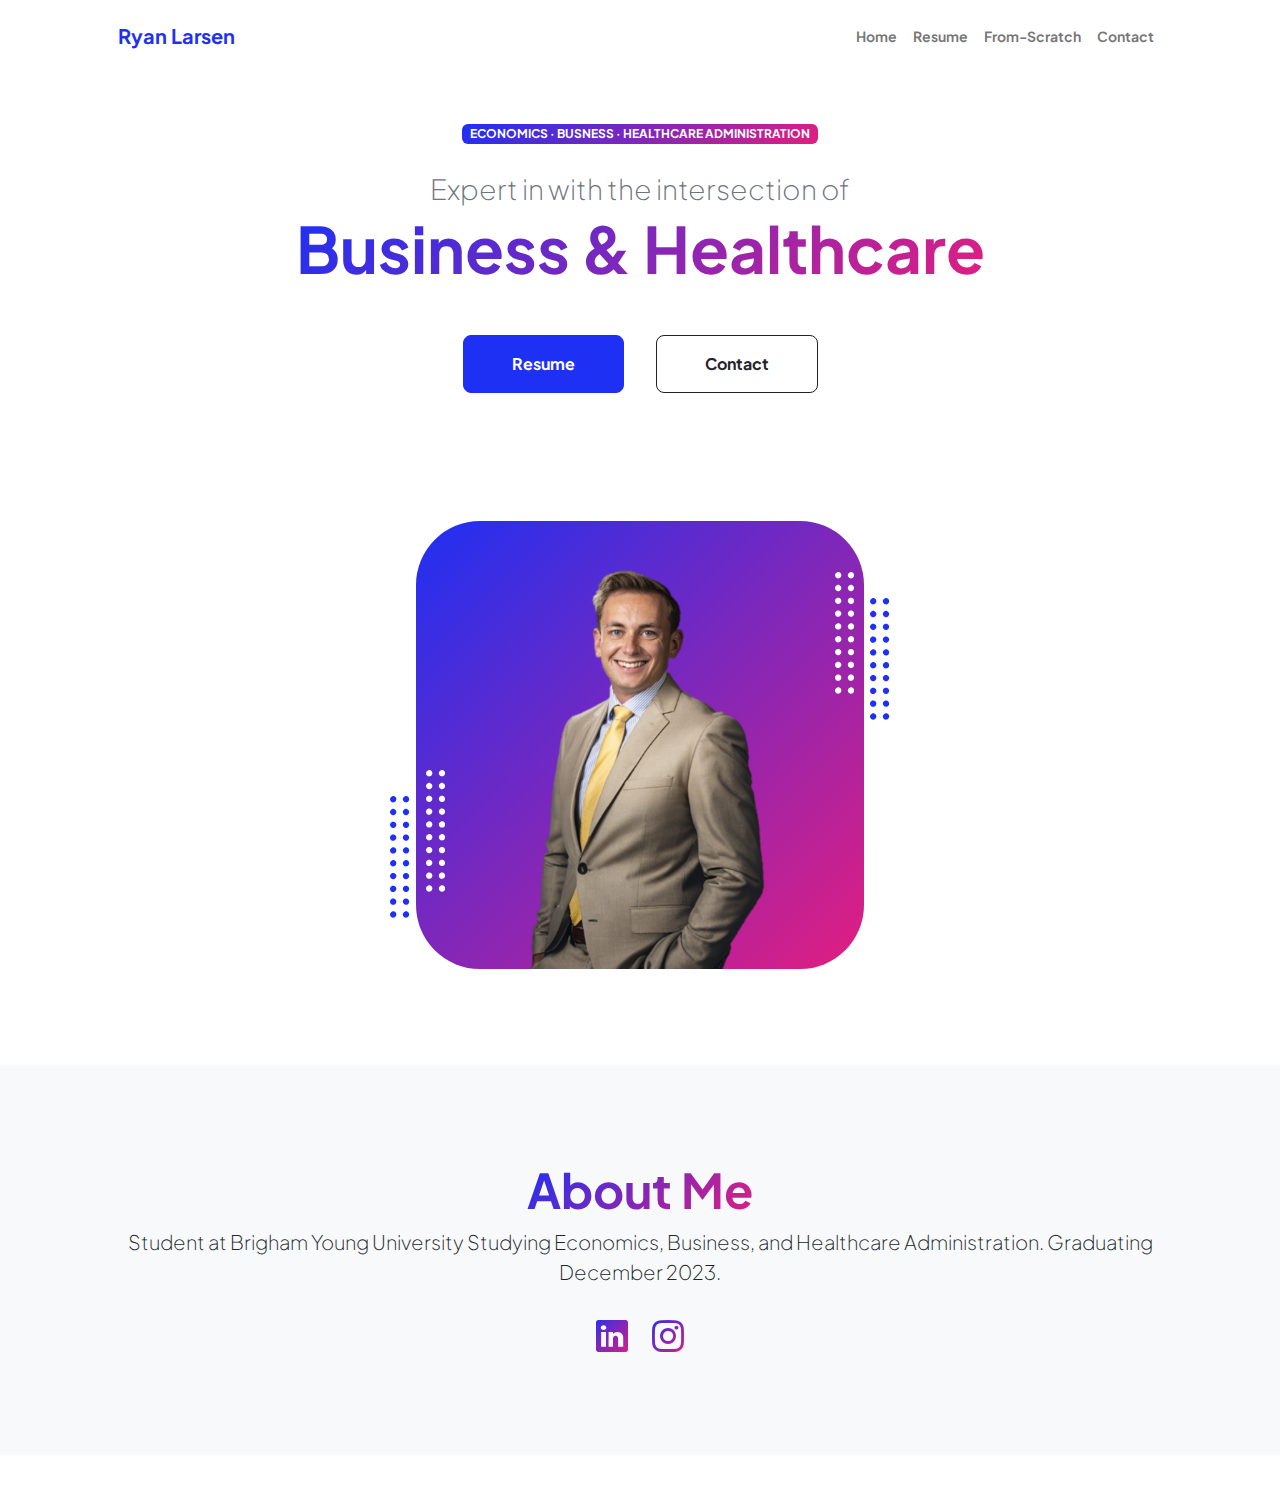
<file: index.html>
<!DOCTYPE html>
<html lang="en">
    <head>
        <meta charset="utf-8" />
        <meta name="viewport" content="width=device-width, initial-scale=1, shrink-to-fit=no" />
        <meta name="description" content="" />
        <meta name="author" content="" />
        <title>Ryan Larsen</title>
        <!-- Favicon-->
        <link rel="icon" type="image/x-icon" href="assets/favicon.ico" />
        <!-- Custom Google font-->
        <link rel="preconnect" href="https://fonts.googleapis.com" />
        <link rel="preconnect" href="https://fonts.gstatic.com" crossorigin />
        <link href="https://fonts.googleapis.com/css2?family=Plus+Jakarta+Sans:wght@100;200;300;400;500;600;700;800;900&amp;display=swap" rel="stylesheet" />
        <!-- Bootstrap icons-->
        <link href="https://cdn.jsdelivr.net/npm/bootstrap-icons@1.8.1/font/bootstrap-icons.css" rel="stylesheet" />
        <!-- Core theme CSS (includes Bootstrap)-->
        <link href="css/styles.css" rel="stylesheet" />
    </head>
    <body class="d-flex flex-column h-100">
        <main class="flex-shrink-0">
            <!-- Navigation-->
            <nav class="navbar navbar-expand-lg navbar-light bg-white py-3">
                <div class="container px-5">
                    <a class="navbar-brand" href="index.html"><span class="fw-bolder text-primary">Ryan Larsen</span></a>
                    <button class="navbar-toggler" type="button" data-bs-toggle="collapse" data-bs-target="#navbarSupportedContent" aria-controls="navbarSupportedContent" aria-expanded="false" aria-label="Toggle navigation"><span class="navbar-toggler-icon"></span></button>
                    <div class="collapse navbar-collapse" id="navbarSupportedContent">
                        <ul class="navbar-nav ms-auto mb-2 mb-lg-0 small fw-bolder">
                            <li class="nav-item"><a class="nav-link" href="index.html">Home</a></li>
                            <li class="nav-item"><a class="nav-link" href="resume.html">Resume</a></li>
                            <li class="nav-item"><a class="nav-link" href="projects.html">From-Scratch</a></li>
                            <li class="nav-item"><a class="nav-link" href="contact.html">Contact</a></li>
                        </ul>
                    </div>
                </div>
            </nav>
            <!-- Header-->
            <header class="py-5">
                <div class="container px-5 pb-5">
                    <div class="row gx-5 align-items-center">
                        <div class="col-xxl-5">
                            <!-- Header text content-->
                            <div class="text-center text-xxl-start">
                                <div class="badge bg-gradient-primary-to-secondary text-white mb-4"><div class="text-uppercase">Economics &middot; Busness &middot; Healthcare Administration</div></div>
                                <div class="fs-3 fw-light text-muted">Expert in with the intersection of </div>
                                <h1 class="display-3 fw-bolder mb-5"><span class="text-gradient d-inline">Business & Healthcare</span></h1>
                                <div class="d-grid gap-3 d-sm-flex justify-content-sm-center justify-content-xxl-start mb-3">
                                    <a class="btn btn-primary btn-lg px-5 py-3 me-sm-3 fs-6 fw-bolder" href="resume.html">Resume</a>
                                    <a class="btn btn-outline-dark btn-lg px-5 py-3 fs-6 fw-bolder" href="contact.html">Contact</a>
                                </div>
                            </div>
                        </div>
                        <div class="col-xxl-7">
                            <!-- Header profile picture-->
                            <div class="d-flex justify-content-center mt-5 mt-xxl-0">
                                <div class="profile bg-gradient-primary-to-secondary">
                                    <!-- TIP: For best results, use a photo with a transparent background like the demo example below-->
                                    <!-- Watch a tutorial on how to do this on YouTube (link)-->
                                    <img class="profile-img" src="assets/profile.png" alt="..." />
                                    <div class="dots-1">
                                        <!-- SVG Dots-->
                                        <svg version="1.1" xmlns="http://www.w3.org/2000/svg" xmlns:xlink="http://www.w3.org/1999/xlink" x="0px" y="0px" viewBox="0 0 191.6 1215.4" style="enable-background: new 0 0 191.6 1215.4" xml:space="preserve">
                                            <g transform="translate(0.000000,1280.000000) scale(0.100000,-0.100000)">
                                                <path d="M227.7,12788.6c-105-35-200-141-222-248c-43-206,163-412,369-369c155,32,275,190,260,339c-11,105-90,213-190,262        C383.7,12801.6,289.7,12808.6,227.7,12788.6z"></path>
                                                <path d="M1507.7,12788.6c-151-50-253-216-222-362c25-119,136-230,254-255c194-41,395,142,375,339c-11,105-90,213-190,262        C1663.7,12801.6,1569.7,12808.6,1507.7,12788.6z"></path>
                                                <path d="M227.7,11508.6c-105-35-200-141-222-248c-43-206,163-412,369-369c155,32,275,190,260,339c-11,105-90,213-190,262        C383.7,11521.6,289.7,11528.6,227.7,11508.6z"></path>
                                                <path d="M1507.7,11508.6c-151-50-253-216-222-362c25-119,136-230,254-255c194-41,395,142,375,339c-11,105-90,213-190,262        C1663.7,11521.6,1569.7,11528.6,1507.7,11508.6z"></path>
                                                <path d="M227.7,10228.6c-105-35-200-141-222-248c-43-206,163-412,369-369c155,32,275,190,260,339c-11,105-90,213-190,262        C383.7,10241.6,289.7,10248.6,227.7,10228.6z"></path>
                                                <path d="M1507.7,10228.6c-105-35-200-141-222-248c-43-206,163-412,369-369c155,32,275,190,260,339c-11,105-90,213-190,262        C1663.7,10241.6,1569.7,10248.6,1507.7,10228.6z"></path>
                                                <path d="M227.7,8948.6c-105-35-200-141-222-248c-43-206,163-412,369-369c155,32,275,190,260,339c-11,105-90,213-190,262        C383.7,8961.6,289.7,8968.6,227.7,8948.6z"></path>
                                                <path d="M1507.7,8948.6c-105-35-200-141-222-248c-43-206,163-412,369-369c155,32,275,190,260,339c-11,105-90,213-190,262        C1663.7,8961.6,1569.7,8968.6,1507.7,8948.6z"></path>
                                                <path d="M227.7,7668.6c-105-35-200-141-222-248c-43-206,163-412,369-369c155,32,275,190,260,339c-11,105-90,213-190,262        C383.7,7681.6,289.7,7688.6,227.7,7668.6z"></path>
                                                <path d="M1507.7,7668.6c-105-35-200-141-222-248c-43-206,163-412,369-369c155,32,275,190,260,339c-11,105-90,213-190,262        C1663.7,7681.6,1569.7,7688.6,1507.7,7668.6z"></path>
                                                <path d="M227.7,6388.6c-105-35-200-141-222-248c-43-206,163-412,369-369c155,32,275,190,260,339c-11,105-90,213-190,262        C383.7,6401.6,289.7,6408.6,227.7,6388.6z"></path>
                                                <path d="M1507.7,6388.6c-105-35-200-141-222-248c-43-206,163-412,369-369c155,32,275,190,260,339c-11,105-90,213-190,262        C1663.7,6401.6,1569.7,6408.6,1507.7,6388.6z"></path>
                                                <path d="M227.7,5108.6c-105-35-200-141-222-248c-43-206,163-412,369-369c155,32,275,190,260,339c-11,105-90,213-190,262        C383.7,5121.6,289.7,5128.6,227.7,5108.6z"></path>
                                                <path d="M1507.7,5108.6c-105-35-200-141-222-248c-43-206,163-412,369-369c155,32,275,190,260,339c-11,105-90,213-190,262        C1663.7,5121.6,1569.7,5128.6,1507.7,5108.6z"></path>
                                                <path d="M227.7,3828.6c-105-35-200-141-222-248c-43-206,163-412,369-369c155,32,275,190,260,339c-11,105-90,213-190,262        C383.7,3841.6,289.7,3848.6,227.7,3828.6z"></path>
                                                <path d="M1507.7,3828.6c-105-35-200-141-222-248c-43-206,163-412,369-369c155,32,275,190,260,339c-11,105-90,213-190,262        C1663.7,3841.6,1569.7,3848.6,1507.7,3828.6z"></path>
                                                <path d="M227.7,2548.6c-105-35-200-141-222-248c-43-206,163-412,369-369c155,32,275,190,260,339c-11,105-90,213-190,262        C383.7,2561.6,289.7,2568.6,227.7,2548.6z"></path>
                                                <path d="M1507.7,2548.6c-105-35-200-141-222-248c-43-206,163-412,369-369c155,32,275,190,260,339c-11,105-90,213-190,262        C1663.7,2561.6,1569.7,2568.6,1507.7,2548.6z"></path>
                                                <path d="M227.7,1268.6c-105-35-200-141-222-248c-43-206,163-412,369-369c155,32,275,190,260,339c-11,105-90,213-190,262        C383.7,1281.6,289.7,1288.6,227.7,1268.6z"></path>
                                                <path d="M1507.7,1268.6c-105-35-200-141-222-248c-43-206,163-412,369-369c155,32,275,190,260,339c-11,105-90,213-190,262        C1663.7,1281.6,1569.7,1288.6,1507.7,1268.6z"></path>
                                            </g>
                                        </svg>
                                        <!-- END of SVG dots-->
                                    </div>
                                    <div class="dots-2">
                                        <!-- SVG Dots-->
                                        <svg version="1.1" xmlns="http://www.w3.org/2000/svg" xmlns:xlink="http://www.w3.org/1999/xlink" x="0px" y="0px" viewBox="0 0 191.6 1215.4" style="enable-background: new 0 0 191.6 1215.4" xml:space="preserve">
                                            <g transform="translate(0.000000,1280.000000) scale(0.100000,-0.100000)">
                                                <path d="M227.7,12788.6c-105-35-200-141-222-248c-43-206,163-412,369-369c155,32,275,190,260,339c-11,105-90,213-190,262        C383.7,12801.6,289.7,12808.6,227.7,12788.6z"></path>
                                                <path d="M1507.7,12788.6c-151-50-253-216-222-362c25-119,136-230,254-255c194-41,395,142,375,339c-11,105-90,213-190,262        C1663.7,12801.6,1569.7,12808.6,1507.7,12788.6z"></path>
                                                <path d="M227.7,11508.6c-105-35-200-141-222-248c-43-206,163-412,369-369c155,32,275,190,260,339c-11,105-90,213-190,262        C383.7,11521.6,289.7,11528.6,227.7,11508.6z"></path>
                                                <path d="M1507.7,11508.6c-151-50-253-216-222-362c25-119,136-230,254-255c194-41,395,142,375,339c-11,105-90,213-190,262        C1663.7,11521.6,1569.7,11528.6,1507.7,11508.6z"></path>
                                                <path d="M227.7,10228.6c-105-35-200-141-222-248c-43-206,163-412,369-369c155,32,275,190,260,339c-11,105-90,213-190,262        C383.7,10241.6,289.7,10248.6,227.7,10228.6z"></path>
                                                <path d="M1507.7,10228.6c-105-35-200-141-222-248c-43-206,163-412,369-369c155,32,275,190,260,339c-11,105-90,213-190,262        C1663.7,10241.6,1569.7,10248.6,1507.7,10228.6z"></path>
                                                <path d="M227.7,8948.6c-105-35-200-141-222-248c-43-206,163-412,369-369c155,32,275,190,260,339c-11,105-90,213-190,262        C383.7,8961.6,289.7,8968.6,227.7,8948.6z"></path>
                                                <path d="M1507.7,8948.6c-105-35-200-141-222-248c-43-206,163-412,369-369c155,32,275,190,260,339c-11,105-90,213-190,262        C1663.7,8961.6,1569.7,8968.6,1507.7,8948.6z"></path>
                                                <path d="M227.7,7668.6c-105-35-200-141-222-248c-43-206,163-412,369-369c155,32,275,190,260,339c-11,105-90,213-190,262        C383.7,7681.6,289.7,7688.6,227.7,7668.6z"></path>
                                                <path d="M1507.7,7668.6c-105-35-200-141-222-248c-43-206,163-412,369-369c155,32,275,190,260,339c-11,105-90,213-190,262        C1663.7,7681.6,1569.7,7688.6,1507.7,7668.6z"></path>
                                                <path d="M227.7,6388.6c-105-35-200-141-222-248c-43-206,163-412,369-369c155,32,275,190,260,339c-11,105-90,213-190,262        C383.7,6401.6,289.7,6408.6,227.7,6388.6z"></path>
                                                <path d="M1507.7,6388.6c-105-35-200-141-222-248c-43-206,163-412,369-369c155,32,275,190,260,339c-11,105-90,213-190,262        C1663.7,6401.6,1569.7,6408.6,1507.7,6388.6z"></path>
                                                <path d="M227.7,5108.6c-105-35-200-141-222-248c-43-206,163-412,369-369c155,32,275,190,260,339c-11,105-90,213-190,262        C383.7,5121.6,289.7,5128.6,227.7,5108.6z"></path>
                                                <path d="M1507.7,5108.6c-105-35-200-141-222-248c-43-206,163-412,369-369c155,32,275,190,260,339c-11,105-90,213-190,262        C1663.7,5121.6,1569.7,5128.6,1507.7,5108.6z"></path>
                                                <path d="M227.7,3828.6c-105-35-200-141-222-248c-43-206,163-412,369-369c155,32,275,190,260,339c-11,105-90,213-190,262        C383.7,3841.6,289.7,3848.6,227.7,3828.6z"></path>
                                                <path d="M1507.7,3828.6c-105-35-200-141-222-248c-43-206,163-412,369-369c155,32,275,190,260,339c-11,105-90,213-190,262        C1663.7,3841.6,1569.7,3848.6,1507.7,3828.6z"></path>
                                                <path d="M227.7,2548.6c-105-35-200-141-222-248c-43-206,163-412,369-369c155,32,275,190,260,339c-11,105-90,213-190,262        C383.7,2561.6,289.7,2568.6,227.7,2548.6z"></path>
                                                <path d="M1507.7,2548.6c-105-35-200-141-222-248c-43-206,163-412,369-369c155,32,275,190,260,339c-11,105-90,213-190,262        C1663.7,2561.6,1569.7,2568.6,1507.7,2548.6z"></path>
                                                <path d="M227.7,1268.6c-105-35-200-141-222-248c-43-206,163-412,369-369c155,32,275,190,260,339c-11,105-90,213-190,262        C383.7,1281.6,289.7,1288.6,227.7,1268.6z"></path>
                                                <path d="M1507.7,1268.6c-105-35-200-141-222-248c-43-206,163-412,369-369c155,32,275,190,260,339c-11,105-90,213-190,262        C1663.7,1281.6,1569.7,1288.6,1507.7,1268.6z"></path>
                                            </g>
                                        </svg>
                                        <!-- END of SVG dots-->
                                    </div>
                                    <div class="dots-3">
                                        <!-- SVG Dots-->
                                        <svg version="1.1" xmlns="http://www.w3.org/2000/svg" xmlns:xlink="http://www.w3.org/1999/xlink" x="0px" y="0px" viewBox="0 0 191.6 1215.4" style="enable-background: new 0 0 191.6 1215.4" xml:space="preserve">
                                            <g transform="translate(0.000000,1280.000000) scale(0.100000,-0.100000)">
                                                <path d="M227.7,12788.6c-105-35-200-141-222-248c-43-206,163-412,369-369c155,32,275,190,260,339c-11,105-90,213-190,262        C383.7,12801.6,289.7,12808.6,227.7,12788.6z"></path>
                                                <path d="M1507.7,12788.6c-151-50-253-216-222-362c25-119,136-230,254-255c194-41,395,142,375,339c-11,105-90,213-190,262        C1663.7,12801.6,1569.7,12808.6,1507.7,12788.6z"></path>
                                                <path d="M227.7,11508.6c-105-35-200-141-222-248c-43-206,163-412,369-369c155,32,275,190,260,339c-11,105-90,213-190,262        C383.7,11521.6,289.7,11528.6,227.7,11508.6z"></path>
                                                <path d="M1507.7,11508.6c-151-50-253-216-222-362c25-119,136-230,254-255c194-41,395,142,375,339c-11,105-90,213-190,262        C1663.7,11521.6,1569.7,11528.6,1507.7,11508.6z"></path>
                                                <path d="M227.7,10228.6c-105-35-200-141-222-248c-43-206,163-412,369-369c155,32,275,190,260,339c-11,105-90,213-190,262        C383.7,10241.6,289.7,10248.6,227.7,10228.6z"></path>
                                                <path d="M1507.7,10228.6c-105-35-200-141-222-248c-43-206,163-412,369-369c155,32,275,190,260,339c-11,105-90,213-190,262        C1663.7,10241.6,1569.7,10248.6,1507.7,10228.6z"></path>
                                                <path d="M227.7,8948.6c-105-35-200-141-222-248c-43-206,163-412,369-369c155,32,275,190,260,339c-11,105-90,213-190,262        C383.7,8961.6,289.7,8968.6,227.7,8948.6z"></path>
                                                <path d="M1507.7,8948.6c-105-35-200-141-222-248c-43-206,163-412,369-369c155,32,275,190,260,339c-11,105-90,213-190,262        C1663.7,8961.6,1569.7,8968.6,1507.7,8948.6z"></path>
                                                <path d="M227.7,7668.6c-105-35-200-141-222-248c-43-206,163-412,369-369c155,32,275,190,260,339c-11,105-90,213-190,262        C383.7,7681.6,289.7,7688.6,227.7,7668.6z"></path>
                                                <path d="M1507.7,7668.6c-105-35-200-141-222-248c-43-206,163-412,369-369c155,32,275,190,260,339c-11,105-90,213-190,262        C1663.7,7681.6,1569.7,7688.6,1507.7,7668.6z"></path>
                                                <path d="M227.7,6388.6c-105-35-200-141-222-248c-43-206,163-412,369-369c155,32,275,190,260,339c-11,105-90,213-190,262        C383.7,6401.6,289.7,6408.6,227.7,6388.6z"></path>
                                                <path d="M1507.7,6388.6c-105-35-200-141-222-248c-43-206,163-412,369-369c155,32,275,190,260,339c-11,105-90,213-190,262        C1663.7,6401.6,1569.7,6408.6,1507.7,6388.6z"></path>
                                                <path d="M227.7,5108.6c-105-35-200-141-222-248c-43-206,163-412,369-369c155,32,275,190,260,339c-11,105-90,213-190,262        C383.7,5121.6,289.7,5128.6,227.7,5108.6z"></path>
                                                <path d="M1507.7,5108.6c-105-35-200-141-222-248c-43-206,163-412,369-369c155,32,275,190,260,339c-11,105-90,213-190,262        C1663.7,5121.6,1569.7,5128.6,1507.7,5108.6z"></path>
                                                <path d="M227.7,3828.6c-105-35-200-141-222-248c-43-206,163-412,369-369c155,32,275,190,260,339c-11,105-90,213-190,262        C383.7,3841.6,289.7,3848.6,227.7,3828.6z"></path>
                                                <path d="M1507.7,3828.6c-105-35-200-141-222-248c-43-206,163-412,369-369c155,32,275,190,260,339c-11,105-90,213-190,262        C1663.7,3841.6,1569.7,3848.6,1507.7,3828.6z"></path>
                                                <path d="M227.7,2548.6c-105-35-200-141-222-248c-43-206,163-412,369-369c155,32,275,190,260,339c-11,105-90,213-190,262        C383.7,2561.6,289.7,2568.6,227.7,2548.6z"></path>
                                                <path d="M1507.7,2548.6c-105-35-200-141-222-248c-43-206,163-412,369-369c155,32,275,190,260,339c-11,105-90,213-190,262        C1663.7,2561.6,1569.7,2568.6,1507.7,2548.6z"></path>
                                                <path d="M227.7,1268.6c-105-35-200-141-222-248c-43-206,163-412,369-369c155,32,275,190,260,339c-11,105-90,213-190,262        C383.7,1281.6,289.7,1288.6,227.7,1268.6z"></path>
                                                <path d="M1507.7,1268.6c-105-35-200-141-222-248c-43-206,163-412,369-369c155,32,275,190,260,339c-11,105-90,213-190,262        C1663.7,1281.6,1569.7,1288.6,1507.7,1268.6z"></path>
                                            </g>
                                        </svg>
                                        <!-- END of SVG dots-->
                                    </div>
                                    <div class="dots-4">
                                        <!-- SVG Dots-->
                                        <svg version="1.1" xmlns="http://www.w3.org/2000/svg" xmlns:xlink="http://www.w3.org/1999/xlink" x="0px" y="0px" viewBox="0 0 191.6 1215.4" style="enable-background: new 0 0 191.6 1215.4" xml:space="preserve">
                                            <g transform="translate(0.000000,1280.000000) scale(0.100000,-0.100000)">
                                                <path d="M227.7,12788.6c-105-35-200-141-222-248c-43-206,163-412,369-369c155,32,275,190,260,339c-11,105-90,213-190,262        C383.7,12801.6,289.7,12808.6,227.7,12788.6z"></path>
                                                <path d="M1507.7,12788.6c-151-50-253-216-222-362c25-119,136-230,254-255c194-41,395,142,375,339c-11,105-90,213-190,262        C1663.7,12801.6,1569.7,12808.6,1507.7,12788.6z"></path>
                                                <path d="M227.7,11508.6c-105-35-200-141-222-248c-43-206,163-412,369-369c155,32,275,190,260,339c-11,105-90,213-190,262        C383.7,11521.6,289.7,11528.6,227.7,11508.6z"></path>
                                                <path d="M1507.7,11508.6c-151-50-253-216-222-362c25-119,136-230,254-255c194-41,395,142,375,339c-11,105-90,213-190,262        C1663.7,11521.6,1569.7,11528.6,1507.7,11508.6z"></path>
                                                <path d="M227.7,10228.6c-105-35-200-141-222-248c-43-206,163-412,369-369c155,32,275,190,260,339c-11,105-90,213-190,262        C383.7,10241.6,289.7,10248.6,227.7,10228.6z"></path>
                                                <path d="M1507.7,10228.6c-105-35-200-141-222-248c-43-206,163-412,369-369c155,32,275,190,260,339c-11,105-90,213-190,262        C1663.7,10241.6,1569.7,10248.6,1507.7,10228.6z"></path>
                                                <path d="M227.7,8948.6c-105-35-200-141-222-248c-43-206,163-412,369-369c155,32,275,190,260,339c-11,105-90,213-190,262        C383.7,8961.6,289.7,8968.6,227.7,8948.6z"></path>
                                                <path d="M1507.7,8948.6c-105-35-200-141-222-248c-43-206,163-412,369-369c155,32,275,190,260,339c-11,105-90,213-190,262        C1663.7,8961.6,1569.7,8968.6,1507.7,8948.6z"></path>
                                                <path d="M227.7,7668.6c-105-35-200-141-222-248c-43-206,163-412,369-369c155,32,275,190,260,339c-11,105-90,213-190,262        C383.7,7681.6,289.7,7688.6,227.7,7668.6z"></path>
                                                <path d="M1507.7,7668.6c-105-35-200-141-222-248c-43-206,163-412,369-369c155,32,275,190,260,339c-11,105-90,213-190,262        C1663.7,7681.6,1569.7,7688.6,1507.7,7668.6z"></path>
                                                <path d="M227.7,6388.6c-105-35-200-141-222-248c-43-206,163-412,369-369c155,32,275,190,260,339c-11,105-90,213-190,262        C383.7,6401.6,289.7,6408.6,227.7,6388.6z"></path>
                                                <path d="M1507.7,6388.6c-105-35-200-141-222-248c-43-206,163-412,369-369c155,32,275,190,260,339c-11,105-90,213-190,262        C1663.7,6401.6,1569.7,6408.6,1507.7,6388.6z"></path>
                                                <path d="M227.7,5108.6c-105-35-200-141-222-248c-43-206,163-412,369-369c155,32,275,190,260,339c-11,105-90,213-190,262        C383.7,5121.6,289.7,5128.6,227.7,5108.6z"></path>
                                                <path d="M1507.7,5108.6c-105-35-200-141-222-248c-43-206,163-412,369-369c155,32,275,190,260,339c-11,105-90,213-190,262        C1663.7,5121.6,1569.7,5128.6,1507.7,5108.6z"></path>
                                                <path d="M227.7,3828.6c-105-35-200-141-222-248c-43-206,163-412,369-369c155,32,275,190,260,339c-11,105-90,213-190,262        C383.7,3841.6,289.7,3848.6,227.7,3828.6z"></path>
                                                <path d="M1507.7,3828.6c-105-35-200-141-222-248c-43-206,163-412,369-369c155,32,275,190,260,339c-11,105-90,213-190,262        C1663.7,3841.6,1569.7,3848.6,1507.7,3828.6z"></path>
                                                <path d="M227.7,2548.6c-105-35-200-141-222-248c-43-206,163-412,369-369c155,32,275,190,260,339c-11,105-90,213-190,262        C383.7,2561.6,289.7,2568.6,227.7,2548.6z"></path>
                                                <path d="M1507.7,2548.6c-105-35-200-141-222-248c-43-206,163-412,369-369c155,32,275,190,260,339c-11,105-90,213-190,262        C1663.7,2561.6,1569.7,2568.6,1507.7,2548.6z"></path>
                                                <path d="M227.7,1268.6c-105-35-200-141-222-248c-43-206,163-412,369-369c155,32,275,190,260,339c-11,105-90,213-190,262        C383.7,1281.6,289.7,1288.6,227.7,1268.6z"></path>
                                                <path d="M1507.7,1268.6c-105-35-200-141-222-248c-43-206,163-412,369-369c155,32,275,190,260,339c-11,105-90,213-190,262        C1663.7,1281.6,1569.7,1288.6,1507.7,1268.6z"></path>
                                            </g>
                                        </svg>
                                        <!-- END of SVG dots-->
                                    </div>
                                </div>
                            </div>
                        </div>
                    </div>
                </div>
            </header>
            <!-- About Section-->
            <section class="bg-light py-5">
                <div class="container px-5">
                    <div class="row gx-5 justify-content-center">
                        <div class="col-xxl-8">
                            <div class="text-center my-5">
                                <h2 class="display-5 fw-bolder"><span class="text-gradient d-inline">About Me</span></h2>
                                <p class="lead fw-light mb-4">Student at Brigham Young University Studying Economics, Business, and Healthcare Administration. Graduating December 2023.</p>
                                <!--add more here if needed <p class="text-muted"></p>-->
                                <div class="d-flex justify-content-center fs-2 gap-4">
                                    <!--<a class="text-gradient" href="#!"><i class="bi bi-twitter"></i></a>-->
                                    <a class="text-gradient" href="https://www.linkedin.com/in/ryan-larsen-73309292" target="_blank"><i class="bi bi-linkedin"></i></a>
                                    <a class="text-gradient" href="https://www.instagram.com/ryanbdwl/" target="_blank"><i class="bi bi-instagram"></i></a>
                                </div>
                            </div>
                        </div>
                    </div>
                </div>
            </section>
        </main>
        <!-- Footer-->
        <footer class="bg-white py-4 mt-auto">
            <div class="container px-5">
                <div class="row align-items-center justify-content-between flex-column flex-sm-row">
                   <!--- <div class="col-auto"><div class="small m-0">Copyright &copy; ryanbdw.__.com 2023</div></div>
                    <div class="col-auto">
                        <a class="small" href="#!">Privacy</a>
                        <span class="mx-1">&middot;</span>
                        <a class="small" href="#!">Terms</a>
                        <span class="mx-1">&middot;</span>
                        <a class="small" href="#!">Contact</a> 
                    </div>
                </div> 
            </div>-->
        </footer>
        <!-- Bootstrap core JS-->
        <script src="https://cdn.jsdelivr.net/npm/bootstrap@5.2.3/dist/js/bootstrap.bundle.min.js"></script>
        <!-- Core theme JS-->
        <script src="js/scripts.js"></script>
    </body>
</html>
</file>
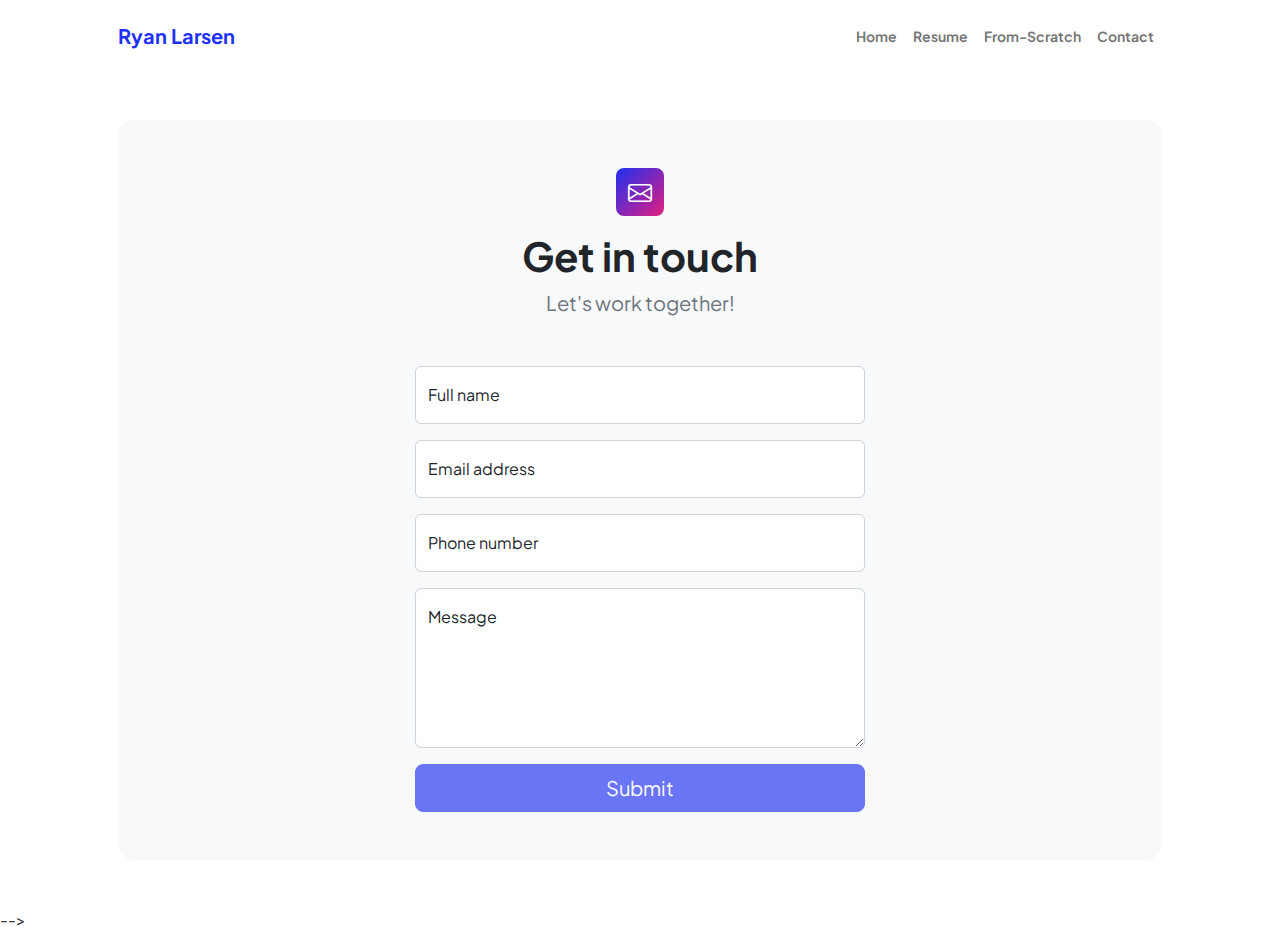
<file: contact.html>
<!DOCTYPE html>
<html lang="en">
    <head>
        <meta charset="utf-8" />
        <meta name="viewport" content="width=device-width, initial-scale=1, shrink-to-fit=no" />
        <meta name="description" content />
        <meta name="author" content />
        <title>Modern Business - Start Bootstrap Template</title>
        <!-- Favicon-->
        <link rel="icon" type="image/x-icon" href="assets/favicon.ico" />
        <!-- Custom Google font-->
        <link rel="preconnect" href="https://fonts.googleapis.com" />
        <link rel="preconnect" href="https://fonts.gstatic.com" crossorigin />
        <link href="https://fonts.googleapis.com/css2?family=Plus+Jakarta+Sans:wght@100;200;300;400;500;600;700;800;900&amp;display=swap" rel="stylesheet" />
        <!-- Bootstrap icons-->
        <link href="https://cdn.jsdelivr.net/npm/bootstrap-icons@1.8.1/font/bootstrap-icons.css" rel="stylesheet" />
        <!-- Core theme CSS (includes Bootstrap)-->
        <link href="css/styles.css" rel="stylesheet" />
    </head>
    <body class="d-flex flex-column">
        <main class="flex-shrink-0">
            <!-- Navigation-->
            <nav class="navbar navbar-expand-lg navbar-light bg-white py-3">
                <div class="container px-5">
                    <a class="navbar-brand" href="index.html"><span class="fw-bolder text-primary">Ryan Larsen</span></a>
                    <button class="navbar-toggler" type="button" data-bs-toggle="collapse" data-bs-target="#navbarSupportedContent" aria-controls="navbarSupportedContent" aria-expanded="false" aria-label="Toggle navigation"><span class="navbar-toggler-icon"></span></button>
                    <div class="collapse navbar-collapse" id="navbarSupportedContent">
                        <ul class="navbar-nav ms-auto mb-2 mb-lg-0 small fw-bolder">
                            <li class="nav-item"><a class="nav-link" href="index.html">Home</a></li>
                            <li class="nav-item"><a class="nav-link" href="resume.html">Resume</a></li>
                            <li class="nav-item"><a class="nav-link" href="projects.html">From-Scratch</a></li>
                            <li class="nav-item"><a class="nav-link" href="contact.html">Contact</a></li>
                        </ul>
                    </div>
                </div>
            </nav>
            <!-- Page content-->
            <section class="py-5">
                <div class="container px-5">
                    <!-- Contact form-->
                    <div class="bg-light rounded-4 py-5 px-4 px-md-5">
                        <div class="text-center mb-5">
                            <div class="feature bg-primary bg-gradient-primary-to-secondary text-white rounded-3 mb-3"><i class="bi bi-envelope"></i></div>
                            <h1 class="fw-bolder">Get in touch</h1>
                            <p class="lead fw-normal text-muted mb-0">Let's work together!</p>
                        </div>
                        <div class="row gx-5 justify-content-center">
                            <div class="col-lg-8 col-xl-6">
                                <!-- * * * * * * * * * * * * * * *-->
                                <!-- * * SB Forms Contact Form * *-->
                                <!-- * * * * * * * * * * * * * * *-->
                                <!-- This form is pre-integrated with SB Forms.-->
                                <!-- To make this form functional, sign up at-->
                                <!-- https://startbootstrap.com/solution/contact-forms-->
                                <!-- to get an API token!-->
                                <form id="contactForm" data-sb-form-api-token="API_TOKEN">
                                    <!-- Name input-->
                                    <div class="form-floating mb-3">
                                        <input class="form-control" id="name" type="text" placeholder="Enter your name..." data-sb-validations="required" />
                                        <label for="name">Full name</label>
                                        <div class="invalid-feedback" data-sb-feedback="name:required">A name is required.</div>
                                    </div>
                                    <!-- Email address input-->
                                    <div class="form-floating mb-3">
                                        <input class="form-control" id="email" type="email" placeholder="name@example.com" data-sb-validations="required,email" />
                                        <label for="email">Email address</label>
                                        <div class="invalid-feedback" data-sb-feedback="email:required">An email is required.</div>
                                        <div class="invalid-feedback" data-sb-feedback="email:email">Email is not valid.</div>
                                    </div>
                                    <!-- Phone number input-->
                                    <div class="form-floating mb-3">
                                        <input class="form-control" id="phone" type="tel" placeholder="(123) 456-7890" data-sb-validations="required" />
                                        <label for="phone">Phone number</label>
                                        <div class="invalid-feedback" data-sb-feedback="phone:required">A phone number is required.</div>
                                    </div>
                                    <!-- Message input-->
                                    <div class="form-floating mb-3">
                                        <textarea class="form-control" id="message" type="text" placeholder="Enter your message here..." style="height: 10rem" data-sb-validations="required"></textarea>
                                        <label for="message">Message</label>
                                        <div class="invalid-feedback" data-sb-feedback="message:required">A message is required.</div>
                                    </div>
                                    <!-- Submit success message-->
                                    <!---->
                                    <!-- This is what your users will see when the form-->
                                    <!-- has successfully submitted-->
                                    <div class="d-none" id="submitSuccessMessage">
                                        <div class="text-center mb-3">
                                            <div class="fw-bolder">Form submission successful!</div>
                                            To activate this form, sign up at
                                            <br />
                                            <a href="https://startbootstrap.com/solution/contact-forms">https://startbootstrap.com/solution/contact-forms</a>
                                        </div>
                                    </div>
                                    <!-- Submit error message-->
                                    <!---->
                                    <!-- This is what your users will see when there is-->
                                    <!-- an error submitting the form-->
                                    <div class="d-none" id="submitErrorMessage"><div class="text-center text-danger mb-3">Error sending message!</div></div>
                                    <!-- Submit Button-->
                                    <div class="d-grid"><button class="btn btn-primary btn-lg disabled" id="submitButton" type="submit">Submit</button></div>
                                </form>
                            </div>
                        </div>
                    </div>
                </div>
            </section>
        </main>
        <!-- Footer-->
        <!--<footer class="bg-white py-4 mt-auto">
            <div class="container px-5">
                <div class="row align-items-center justify-content-between flex-column flex-sm-row">
                    <div class="col-auto"><div class="small m-0">Copyright &copy; Your Website 2023</div></div>
                    <div class="col-auto">
                        <a class="small" href="#!">Privacy</a>
                        <span class="mx-1">&middot;</span>
                        <a class="small" href="#!">Terms</a>
                        <span class="mx-1">&middot;</span>
                        <a class="small" href="#!">Contact</a>
                    </div>
                </div>
            </div>-->
        <!--</footer>
         Bootstrap core JS-->
       <!----> <script src="https://cdn.jsdelivr.net/npm/bootstrap@5.2.3/dist/js/bootstrap.bundle.min.js"></script>
        <!-- Core theme JS-->
        <script src="js/scripts.js"></script>
        <!-- * * * * * * * * * * * * * * * * * * * * * * * * * * * * * * * * * * * * * * * *-->
        <!-- * *                               SB Forms JS                               * *-->
        <!-- * * Activate your form at https://startbootstrap.com/solution/contact-forms * *-->
        <!-- * * * * * * * * * * * * * * * * * * * * * * * * * * * * * * * * * * * * * * * *-->
        <script src="https://cdn.startbootstrap.com/sb-forms-latest.js"></script>-->
    </body>
</html>
</file>
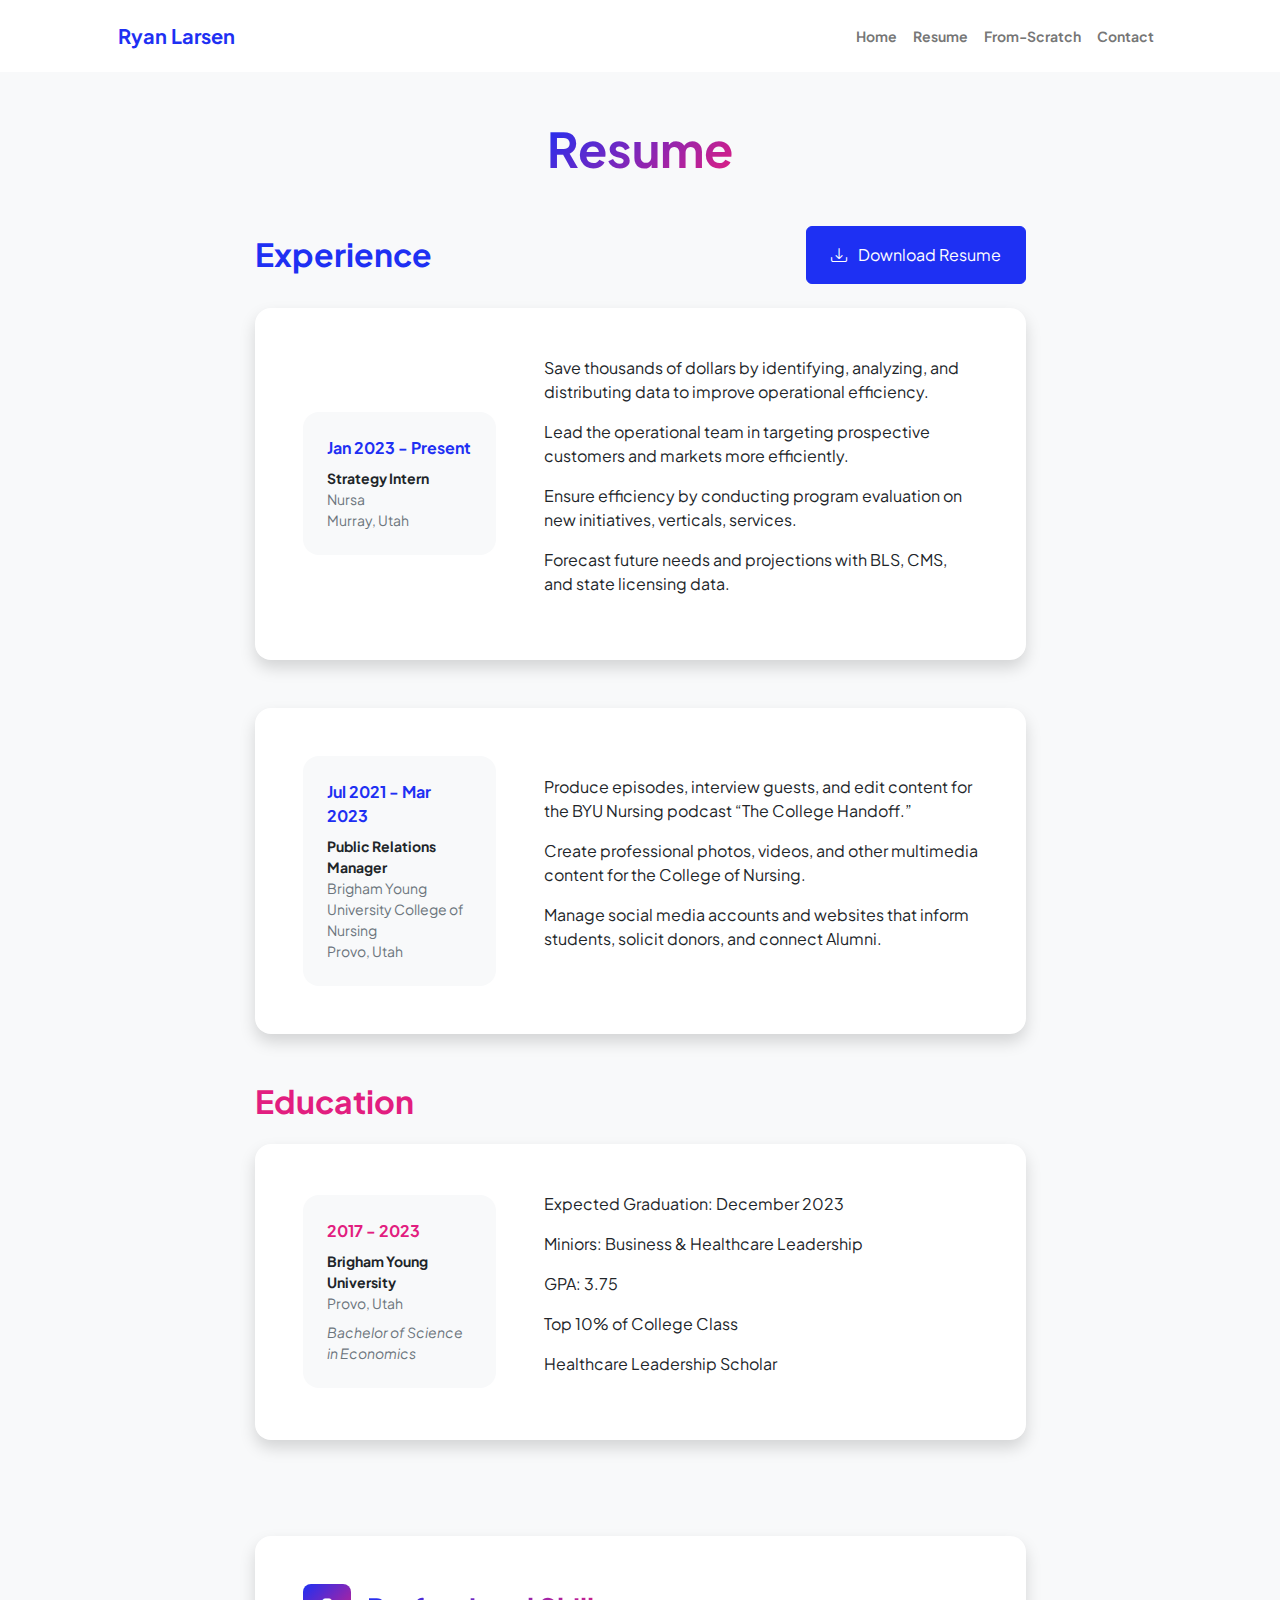
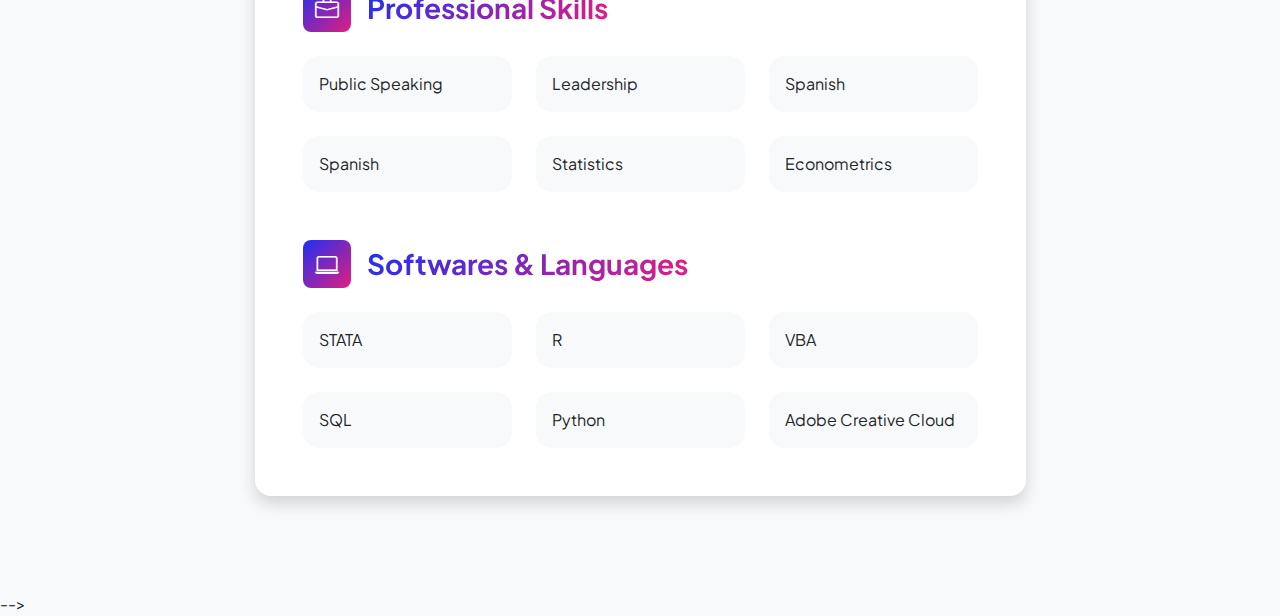
<file: resume.html>
<!DOCTYPE html>
<html lang="en">
    <head>
        <meta charset="utf-8" />
        <meta name="viewport" content="width=device-width, initial-scale=1, shrink-to-fit=no" />
        <meta name="description" content="" />
        <meta name="author" content="" />
        <title>Personal - Start Bootstrap Template</title>
        <!-- Favicon-->
        <link rel="icon" type="image/x-icon" href="assets/favicon.ico" />
        <!-- Custom Google font-->
        <link rel="preconnect" href="https://fonts.googleapis.com" />
        <link rel="preconnect" href="https://fonts.gstatic.com" crossorigin />
        <link href="https://fonts.googleapis.com/css2?family=Plus+Jakarta+Sans:wght@100;200;300;400;500;600;700;800;900&amp;display=swap" rel="stylesheet" />
        <!-- Bootstrap icons-->
        <link href="https://cdn.jsdelivr.net/npm/bootstrap-icons@1.8.1/font/bootstrap-icons.css" rel="stylesheet" />
        <!-- Core theme CSS (includes Bootstrap)-->
        <link href="css/styles.css" rel="stylesheet" />
    </head>
    <body class="d-flex flex-column h-100 bg-light">
        <main class="flex-shrink-0">
            <!-- Navigation-->
            <nav class="navbar navbar-expand-lg navbar-light bg-white py-3">
                <div class="container px-5">
                    <a class="navbar-brand" href="index.html"><span class="fw-bolder text-primary">Ryan Larsen</span></a>
                    <button class="navbar-toggler" type="button" data-bs-toggle="collapse" data-bs-target="#navbarSupportedContent" aria-controls="navbarSupportedContent" aria-expanded="false" aria-label="Toggle navigation"><span class="navbar-toggler-icon"></span></button>
                    <div class="collapse navbar-collapse" id="navbarSupportedContent">
                        <ul class="navbar-nav ms-auto mb-2 mb-lg-0 small fw-bolder">
                            <li class="nav-item"><a class="nav-link" href="index.html">Home</a></li>
                            <li class="nav-item"><a class="nav-link" href="resume.html">Resume</a></li>
                            <li class="nav-item"><a class="nav-link" href="projects.html">From-Scratch</a></li>
                            <li class="nav-item"><a class="nav-link" href="contact.html">Contact</a></li>
                        </ul>
                    </div>
                </div>
            </nav>
            <!-- Page Content-->
            <div class="container px-5 my-5">
                <div class="text-center mb-5">
                    <h1 class="display-5 fw-bolder mb-0"><span class="text-gradient d-inline">Resume</span></h1>
                </div>
                <div class="row gx-5 justify-content-center">
                    <div class="col-lg-11 col-xl-9 col-xxl-8">
                        <!-- Experience Section-->
                        <section>
                            <div class="d-flex align-items-center justify-content-between mb-4">
                                <h2 class="text-primary fw-bolder mb-0">Experience</h2>
                                <!-- Download resume button-->
                                <!-- Note: Set the link href target to a PDF file within your project-->
                                <a class="btn btn-primary px-4 py-3" href="https://drive.google.com/file/d/1wbV-JNLohexY4cXI63GrpIKpwd2iqCOY/view?usp=sharing!" target="_blank">
                                    <div class="d-inline-block bi bi-download me-2"></div>
                                    Download Resume
                                </a>
                            </div>
                            <!-- Experience Card 1-->
                            <div class="card shadow border-0 rounded-4 mb-5">
                                <div class="card-body p-5">
                                    <div class="row align-items-center gx-5">
                                        <div class="col text-center text-lg-start mb-4 mb-lg-0">
                                            <div class="bg-light p-4 rounded-4">
                                                <div class="text-primary fw-bolder mb-2">Jan 2023 - Present</div>
                                                <div class="small fw-bolder">Strategy Intern</div>
                                                <div class="small text-muted">Nursa</div>
                                                <div class="small text-muted">Murray, Utah</div>
                                            </div>
                                        </div>
                                        <div class="col-lg-8"><div>  
                                            <p>Save thousands of dollars by identifying, analyzing, and distributing data to improve operational efficiency.</p>
                                            <p>Lead the operational team in targeting prospective customers and markets more efficiently.</p>
                                            <p>Ensure efficiency by conducting program evaluation on new initiatives, verticals, services.</p> 
                                            <p>Forecast future needs and projections with BLS, CMS, and state licensing data.</p>
                                        </div></div>
                                    </div>
                                </div>
                            </div>
                            <!-- Experience Card 2-->
                            <div class="card shadow border-0 rounded-4 mb-5">
                                <div class="card-body p-5">
                                    <div class="row align-items-center gx-5">
                                        <div class="col text-center text-lg-start mb-4 mb-lg-0">
                                            <div class="bg-light p-4 rounded-4">
                                                <div class="text-primary fw-bolder mb-2">Jul 2021 - Mar 2023</div>
                                                <div class="small fw-bolder">Public Relations Manager</div>
                                                <div class="small text-muted">Brigham Young University College of Nursing</div>
                                                <div class="small text-muted">Provo, Utah</div>
                                            </div>
                                        </div>
                                        <div class="col-lg-8"><div><p>Produce episodes, interview guests, and edit content for the BYU Nursing podcast “The College Handoff.” </p>
                                            <p>Create professional photos, videos, and other multimedia content for the College of Nursing.</p>
                                            <p>Manage social media accounts and websites that inform students, solicit donors, and connect Alumni.</p> 
                                            </div></div>
                                    </div>
                                </div>
                            </div>
                        </section>
                        <!-- Education Section-->
                        <section>
                            <h2 class="text-secondary fw-bolder mb-4">Education</h2>
                            <!-- Education Card 1-->
                            <div class="card shadow border-0 rounded-4 mb-5">
                                <div class="card-body p-5">
                                    <div class="row align-items-center gx-5">
                                        <div class="col text-center text-lg-start mb-4 mb-lg-0">
                                            <div class="bg-light p-4 rounded-4">
                                                <div class="text-secondary fw-bolder mb-2">2017 - 2023</div>
                                                <div class="mb-2">
                                                    <div class="small fw-bolder">Brigham Young University</div>
                                                    <div class="small text-muted">Provo, Utah</div>
                                                </div>
                                                <div class="fst-italic">
                                                    <div class="small text-muted">Bachelor of Science in Economics</div>
                                                    <!--<div class="small text-muted">Minors: Healthcare Leadership, Business</div>-->
                                                </div>
                                            </div>
                                        </div>
                                        <div class="col-lg-8"><div><p>Expected Graduation: December 2023</p><p>Miniors: Business & Healthcare Leadership</p><p>GPA: 3.75</p><p>Top 10% of College Class</p><p>Healthcare Leadership Scholar</p></div></div>
                                    </div>
                                </div>
                            </div>
                            <!-- Education Card 2-->
                            <!--<div class="card shadow border-0 rounded-4 mb-5">
                                <div class="card-body p-5">
                                    <div class="row align-items-center gx-5">
                                        <div class="col text-center text-lg-start mb-4 mb-lg-0">
                                            <div class="bg-light p-4 rounded-4">
                                                <div class="text-secondary fw-bolder mb-2">2011 - 2015</div>
                                                <div class="mb-2">
                                                    <div class="small fw-bolder">ULA</div>
                                                    <div class="small text-muted">Los Angeles, CA</div>
                                                </div>
                                                <div class="fst-italic">
                                                    <div class="small text-muted">Undergraduate</div>
                                                    <div class="small text-muted">Computer Science</div>
                                                </div>
                                            </div>
                                        </div>
                                        <div class="col-lg-8"><div>Lorem ipsum dolor sit amet consectetur adipisicing elit. Delectus laudantium, voluptatem quis repellendus eaque sit animi illo ipsam amet officiis corporis sed aliquam non voluptate corrupti excepturi maxime porro fuga.</div></div>
                                    </div>
                                </div>
                            </div>-->
                        </section>
                        <!-- Divider-->
                        <div class="pb-5"></div>
                        <!-- Skills Section-->
                        <section>
                            <!-- Skillset Card-->
                            <div class="card shadow border-0 rounded-4 mb-5">
                                <div class="card-body p-5">
                                    <!-- Professional skills list-->
                                    <div class="mb-5">
                                        <div class="d-flex align-items-center mb-4">
                                            <div class="feature bg-primary bg-gradient-primary-to-secondary text-white rounded-3 me-3"><i class="bi bi-briefcase"></i></div>
                                            <h3 class="fw-bolder mb-0"><span class="text-gradient d-inline">Professional Skills</span></h3>
                                        </div>
                                        <div class="row row-cols-1 row-cols-md-3 mb-4">
                                            <div class="col mb-4 mb-md-0"><div class="d-flex align-items-center bg-light rounded-4 p-3 h-100">Public Speaking</div></div>
                                            <div class="col mb-4 mb-md-0"><div class="d-flex align-items-center bg-light rounded-4 p-3 h-100">Leadership</div></div>
                                            <div class="col"><div class="d-flex align-items-center bg-light rounded-4 p-3 h-100">Spanish</div></div>
                                        </div>
                                        <div class="row row-cols-1 row-cols-md-3">
                                            <div class="col mb-4 mb-md-0"><div class="d-flex align-items-center bg-light rounded-4 p-3 h-100">Spanish</div></div>
                                            <div class="col mb-4 mb-md-0"><div class="d-flex align-items-center bg-light rounded-4 p-3 h-100">Statistics</div></div>
                                            <div class="col"><div class="d-flex align-items-center bg-light rounded-4 p-3 h-100">Econometrics</div></div>
                                        </div>
                                    </div>
                                    <!-- Languages list-->
                                    <div class="mb-0">
                                        <div class="d-flex align-items-center mb-4">
                                            <div class="feature bg-primary bg-gradient-primary-to-secondary text-white rounded-3 me-3"><i class="bi bi-laptop"></i></div>
                                            <h3 class="fw-bolder mb-0"><span class="text-gradient d-inline">Softwares & Languages</span></h3>
                                        </div>
                                        <div class="row row-cols-1 row-cols-md-3 mb-4">
                                            <div class="col mb-4 mb-md-0"><div class="d-flex align-items-center bg-light rounded-4 p-3 h-100">STATA</div></div>
                                            <div class="col mb-4 mb-md-0"><div class="d-flex align-items-center bg-light rounded-4 p-3 h-100">R</div></div>
                                            <div class="col"><div class="d-flex align-items-center bg-light rounded-4 p-3 h-100">VBA</div></div>
                                        </div>
                                        <div class="row row-cols-1 row-cols-md-3">
                                            <div class="col mb-4 mb-md-0"><div class="d-flex align-items-center bg-light rounded-4 p-3 h-100">SQL</div></div>
                                            <div class="col mb-4 mb-md-0"><div class="d-flex align-items-center bg-light rounded-4 p-3 h-100">Python</div></div>
                                            <div class="col"><div class="d-flex align-items-center bg-light rounded-4 p-3 h-100">Adobe Creative Cloud</div></div>
                                        </div>
                                    </div>
                                </div>
                            </div>
                        </section>
                    </div>
                </div>
            </div>
        </main>
        <!-- Footer-->
        <!--<footer class="bg-white py-4 mt-auto">
            <div class="container px-5">
                <div class="row align-items-center justify-content-between flex-column flex-sm-row">
                    <div class="col-auto"><div class="small m-0">Copyright &copy; Your Website 2023</div></div>
                    <div class="col-auto">
                        <a class="small" href="#!">Privacy</a>
                        <span class="mx-1">&middot;</span>
                        <a class="small" href="#!">Terms</a>
                        <span class="mx-1">&middot;</span>
                        <a class="small" href="#!">Contact</a>
                    </div>
                </div>
            </div>
        </footer>
        <!-- Bootstrap core JS-->
        <script src="https://cdn.jsdelivr.net/npm/bootstrap@5.2.3/dist/js/bootstrap.bundle.min.js"></script>
        <!-- Core theme JS-->
        <script src="js/scripts.js"></script> --> 
    </body>
</html>
</file>
